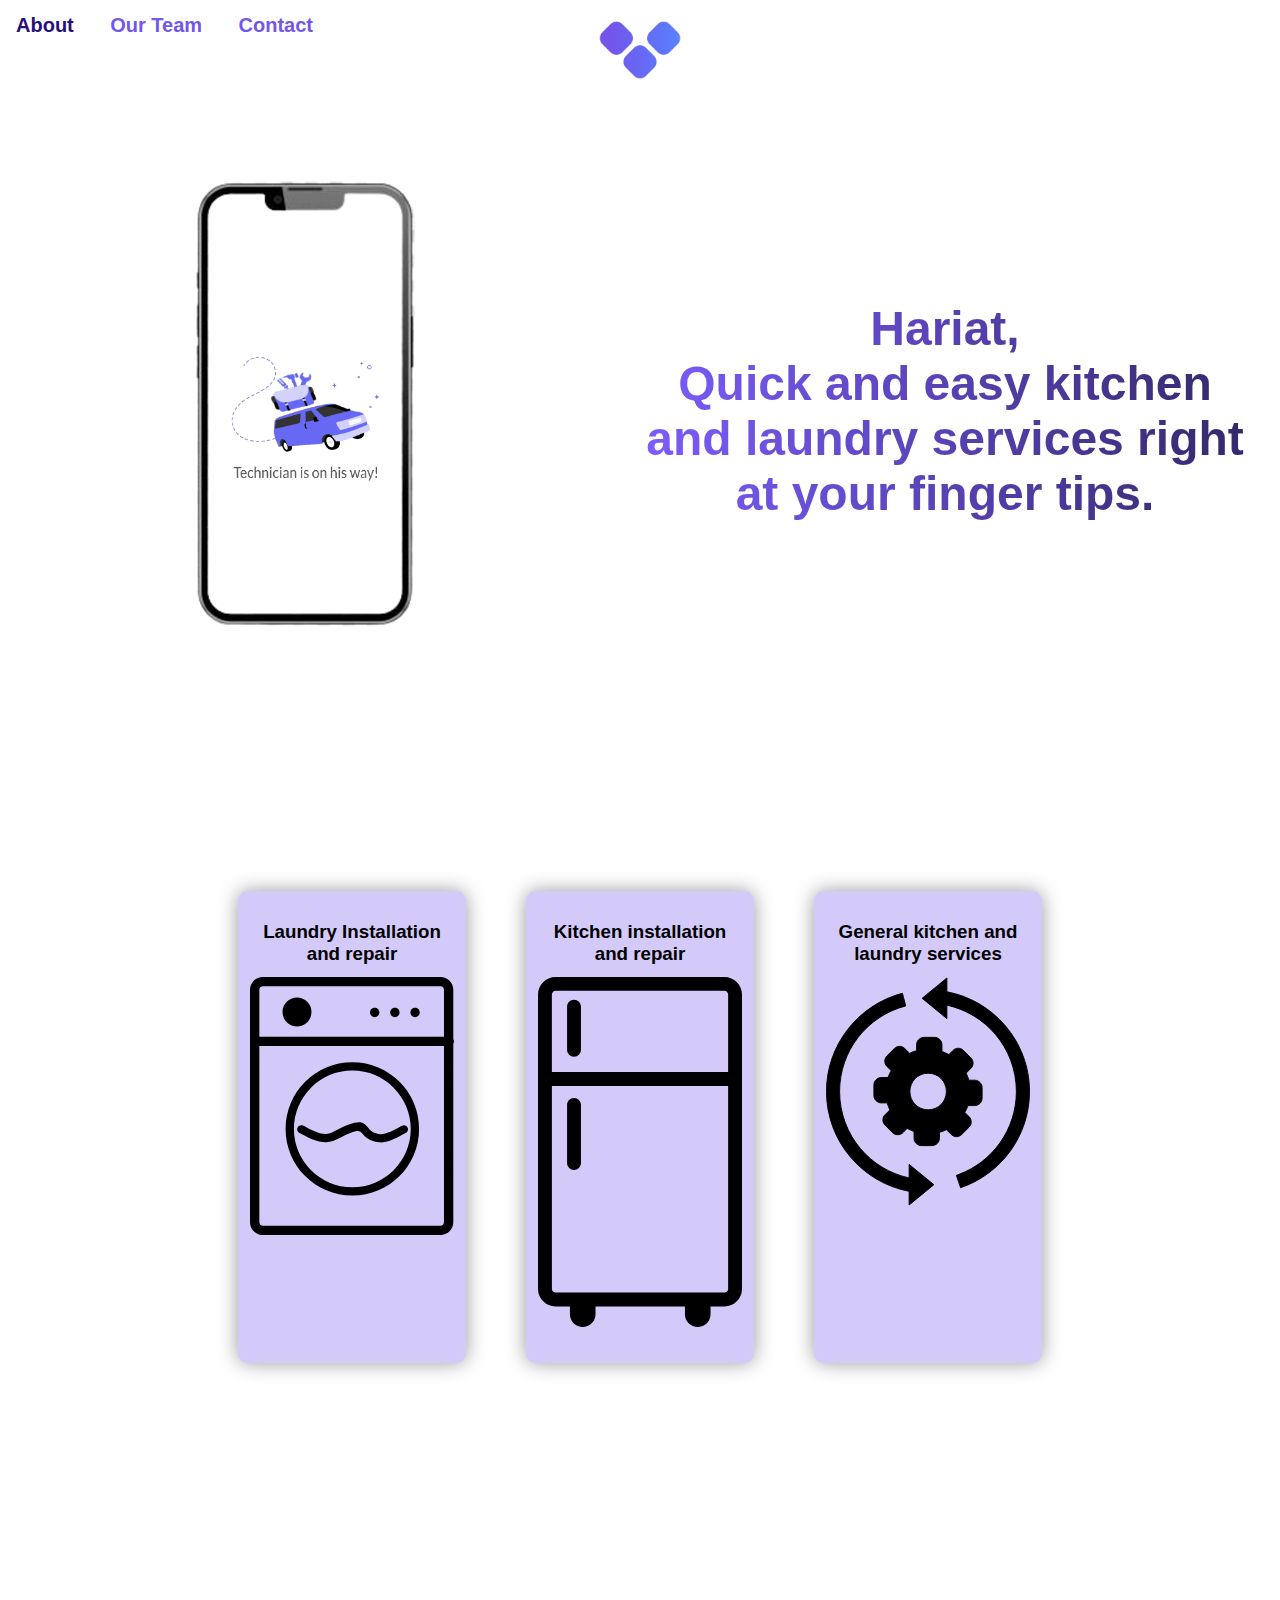
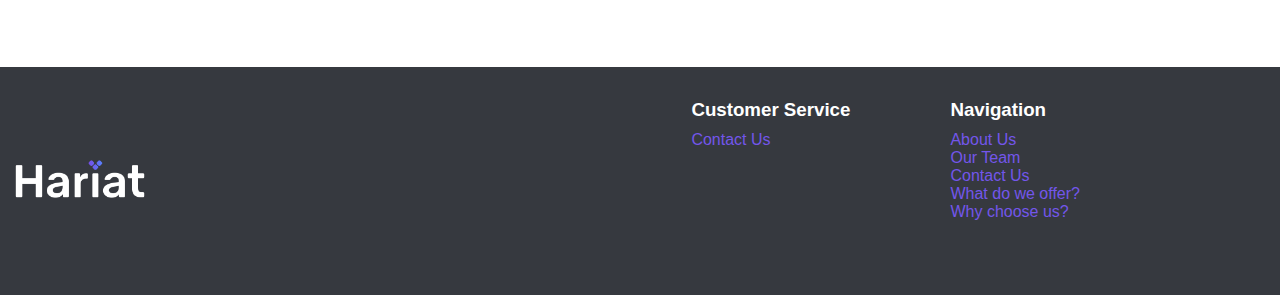
<file: index.html>
<!DOCTYPE html>
<html lang="en">
<head>
  <meta name=”robots” content=”noindex” />
  <meta charset="utf-8">
  <meta name="viewport" content="width=device-width, initial-scale=1.0">
  <link rel="icon" type="image/x-icon" href="./images/Submark Gradient.png">
  <link rel="stylesheet" href="./styles.css">
  <script src="./loadingicon.js"></script>
  <title>Hariat Technologies</title>
</head>
<body>
  <div class="loading">
    <img class="loading-image" src="./images/Submark Gradient.png" alt="Loading..." />
  </div>
  <div id="wrap">
    <div id="main">
        <ul class="navbar">
            <li class="navbar_logo_li">
              <a href="./index.html" class="navibar_logo">
                <img src="./images/Submark Gradient.png" alt="Logo">
              </a>
            </li>
            <li class="nabar_li">
              <a href="./about.html">About</a>
            </li>
            <li class="nabar_li">
              <a href="./ourteam.html">Our Team</a>
            </li>
            <li class="nabar_li">
              <a href="./contact.html">Contact</a>
            </li>
          </ul>
      <div class="cover">
        <div class="cover-left"></div>
        <div class="cover-right">
          <h1 class="body_text">
            Hariat,<br> Quick and easy kitchen and laundry services right at your finger tips.
          </h1>
        </div>
      </div>
      <div class="cover_1" id="what_do_we_offer">
        <div class="index_row">
          <div class="index_column">
              <h3>Laundry Installation and repair</h3>
              <figure class="services-wrapper">
                  <img src="./images/washing-machine-icon.svg" alt="Service 1 Image">
              </figure>
          </div>
          <div class="index_column">
              <h3>Kitchen installation and repair</h3>
              <figure class="services-wrapper">
                  <img src="./images/fridge-icon.svg" alt="Service 2 Image">
              </figure>
          </div>
          <div class="index_column">
              <h3>General kitchen and laundry services</h3>
              <figure class="services-wrapper">
                  <img src="./images/service.svg" alt="Service 3 Image">
              </figure>
          </div>
      </div>
      </div>
    </div>
</div>
<footer>
  <div class="links">
    <ul>
      <h3>Navigation</h3>
      <li><a href="./about.html">About Us</a></li>
      <li><a href="./ourteam.html">Our Team</a></li>
      <li><a href="./contact.html">Contact Us</a></li>
      <li><a href="./index.html#what_do_we_offer">What do we offer?</a></li>
      <li><a href="./about.html#why_choose_us">Why choose us?</a></li>
    </ul>
  </div>


  <div class="customer-service">
    <ul>
      <h3>Customer Service</h3>
      <li><a href="./contact.html">Contact Us</a></li>
    </ul>

  </div>
  <div class="footer_logo_div">
    <a class="footer_logo" href="./index.html">
      <img src="./images/Main Logo White.png">
    </a>
  </div>
</footer>
</body>
</html>
</file>
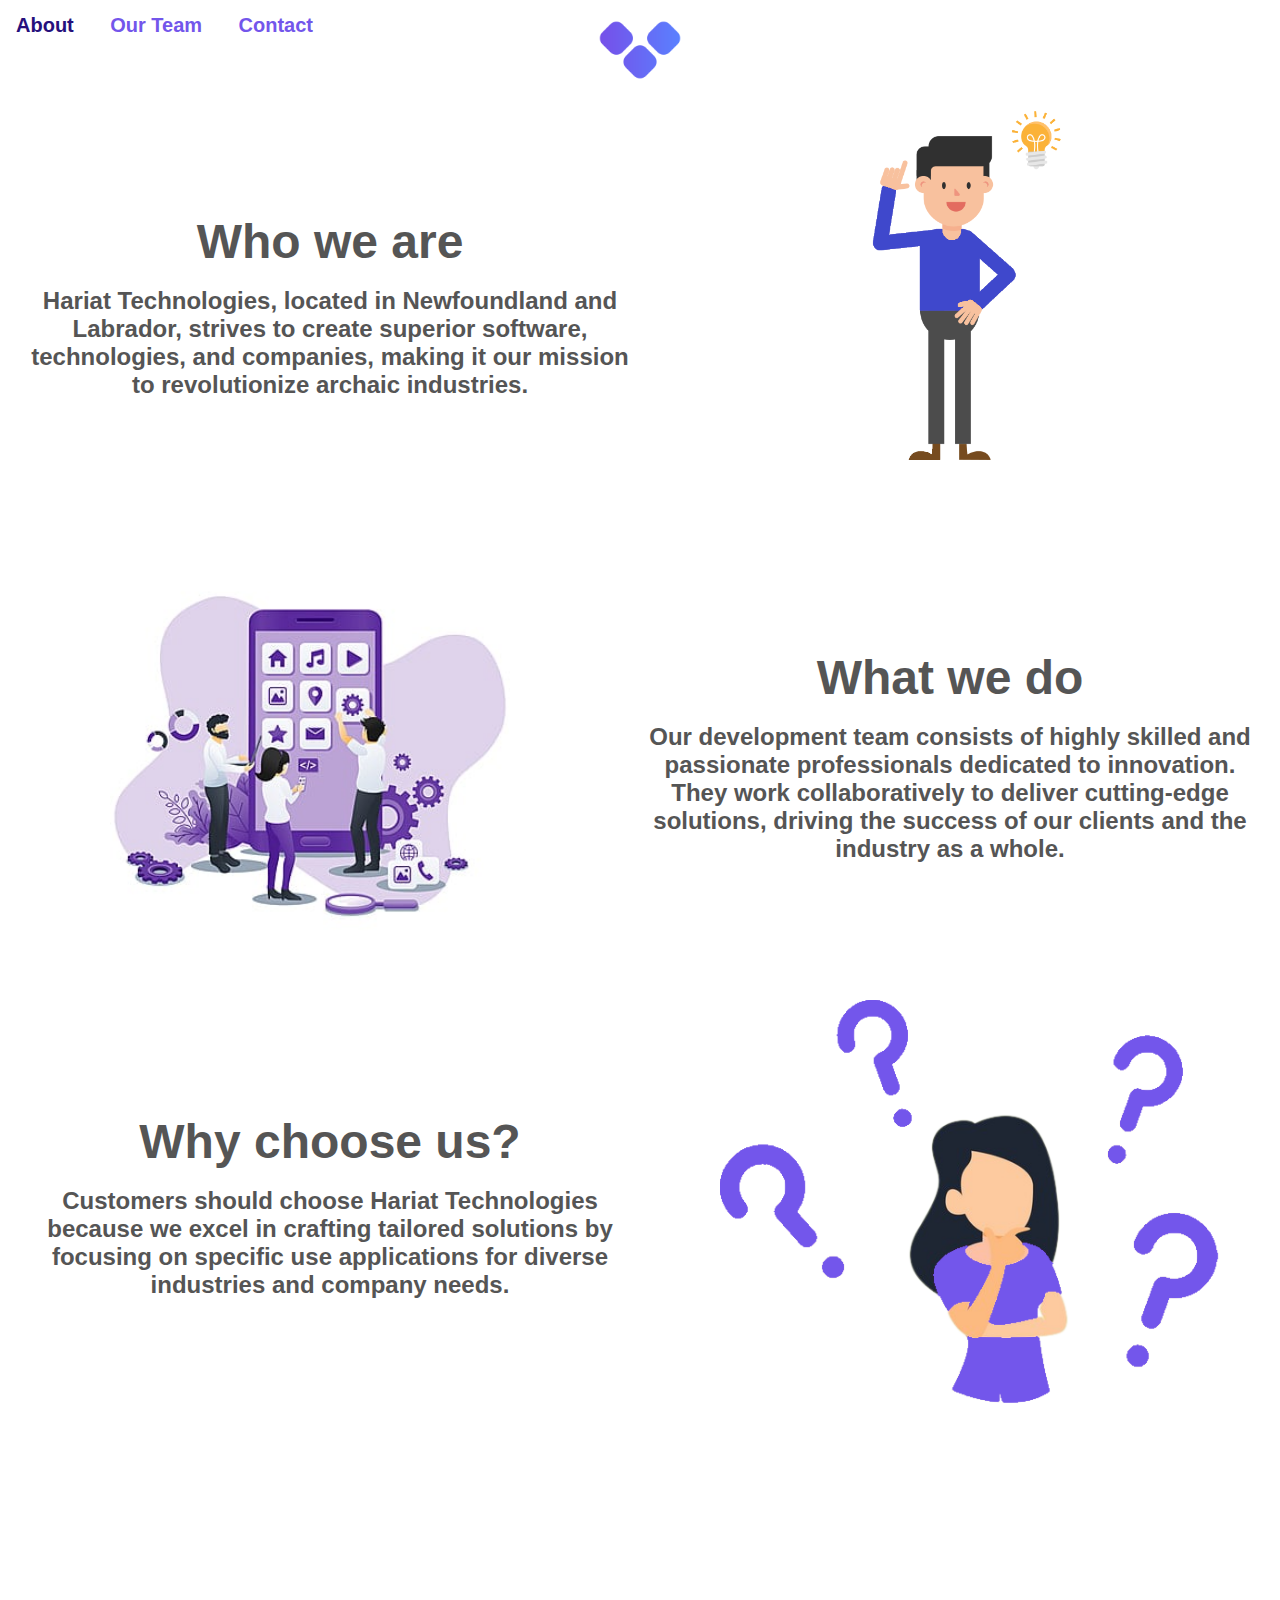
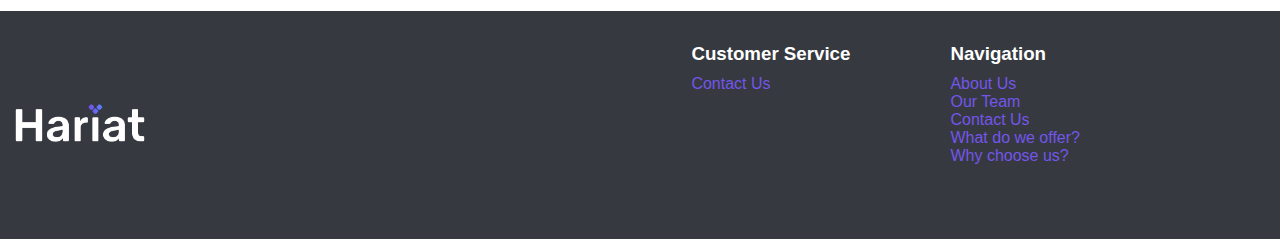
<file: about.html>
<!DOCTYPE html>
<html lang="en">
<head>
  <meta charset="utf-8">
  <meta name="viewport" content="width=device-width, initial-scale=1.0">
  <link rel="icon" type="image/x-icon" href="./images/Submark Gradient.png">
  <link rel="stylesheet" href="./styles.css">
  <script src="./loadingicon.js"></script>
  <title>Hariat Technologies</title>
</head>
<body>
  <div class="loading">
    <img class="loading-image" src="./images/Submark Gradient.png" alt="Loading..." />
  </div>
  <div id="wrap">
    <div id="main">
      <ul class="navbar">
        <li class="navbar_logo_li">
          <a href="./index.html" class="navibar_logo">
            <img src="./images/Submark Gradient.png" alt="Logo">
          </a>
        </li>
        <li class="nabar_li">
          <a href="./about.html">About</a>
        </li>
        <li class="nabar_li">
          <a href="./ourteam.html">Our Team</a>
        </li>
        <li class="nabar_li">
          <a href="./contact.html">Contact</a>
        </li>
      </ul>
      <div class="about_cover_1">
        <div class="about_cover-left_1">
          <h1 class="body_text_1">Who we are</h1>
          <br>
          <h3 class="body_text_2">
            Hariat Technologies, located in Newfoundland and Labrador, strives to create superior software, 
            technologies, and companies, making it our mission to revolutionize archaic industries.
          </h3>
        </div>
        <div class="about_cover-right_1"></div>
      </div>

      <div class="about_cover_2">
        <div class="about_cover-left_2">
        </div>
        <div class="about_cover-right_2">
          <h1 class="body_text_1">What we do</h1>
          <br>
          <h3 class="body_text_2">
            Our development team consists of highly skilled and passionate professionals dedicated to innovation. 
            They work collaboratively to deliver cutting-edge solutions, driving the success of our clients and the industry as a whole.
          </h3>
        </div>
      </div>

      <div class="about_cover_3">
        <div class="about_cover-left_3">
          <h1 class="body_text_1">Why choose us?</h1>
          <br>
          <h3 class="body_text_2" id="why_choose_us">
            Customers should choose Hariat Technologies because we excel in crafting tailored solutions by focusing on specific use 
            applications for diverse industries and company needs.
          </h3>
        </div>
        <div class="about_cover-right_3">
        </div>
      </div>

    </div>
  </div>
  <footer>
    <div class="links">
      <ul>
        <h3>Navigation</h3>
        <li><a href="./about.html">About Us</a></li>
        <li><a href="./ourteam.html">Our Team</a></li>
        <li><a href="./contact.html">Contact Us</a></li>
        <li><a href="./index.html#what_do_we_offer">What do we offer?</a></li>
        <li><a href="./about.html#why_choose_us">Why choose us?</a></li>
      </ul>
    </div>
    <div class="customer-service">
      <ul>
        <h3>Customer Service</h3>
        <li><a href="./contact.html">Contact Us</a></li>
      </ul>
  
    </div>
    <div class="footer_logo_div">
      <a class="footer_logo" href="./index.html">
        <img src="./images/Main Logo White.png">
      </a>
    </div>
  </footer>
</body>
</html>
</file>
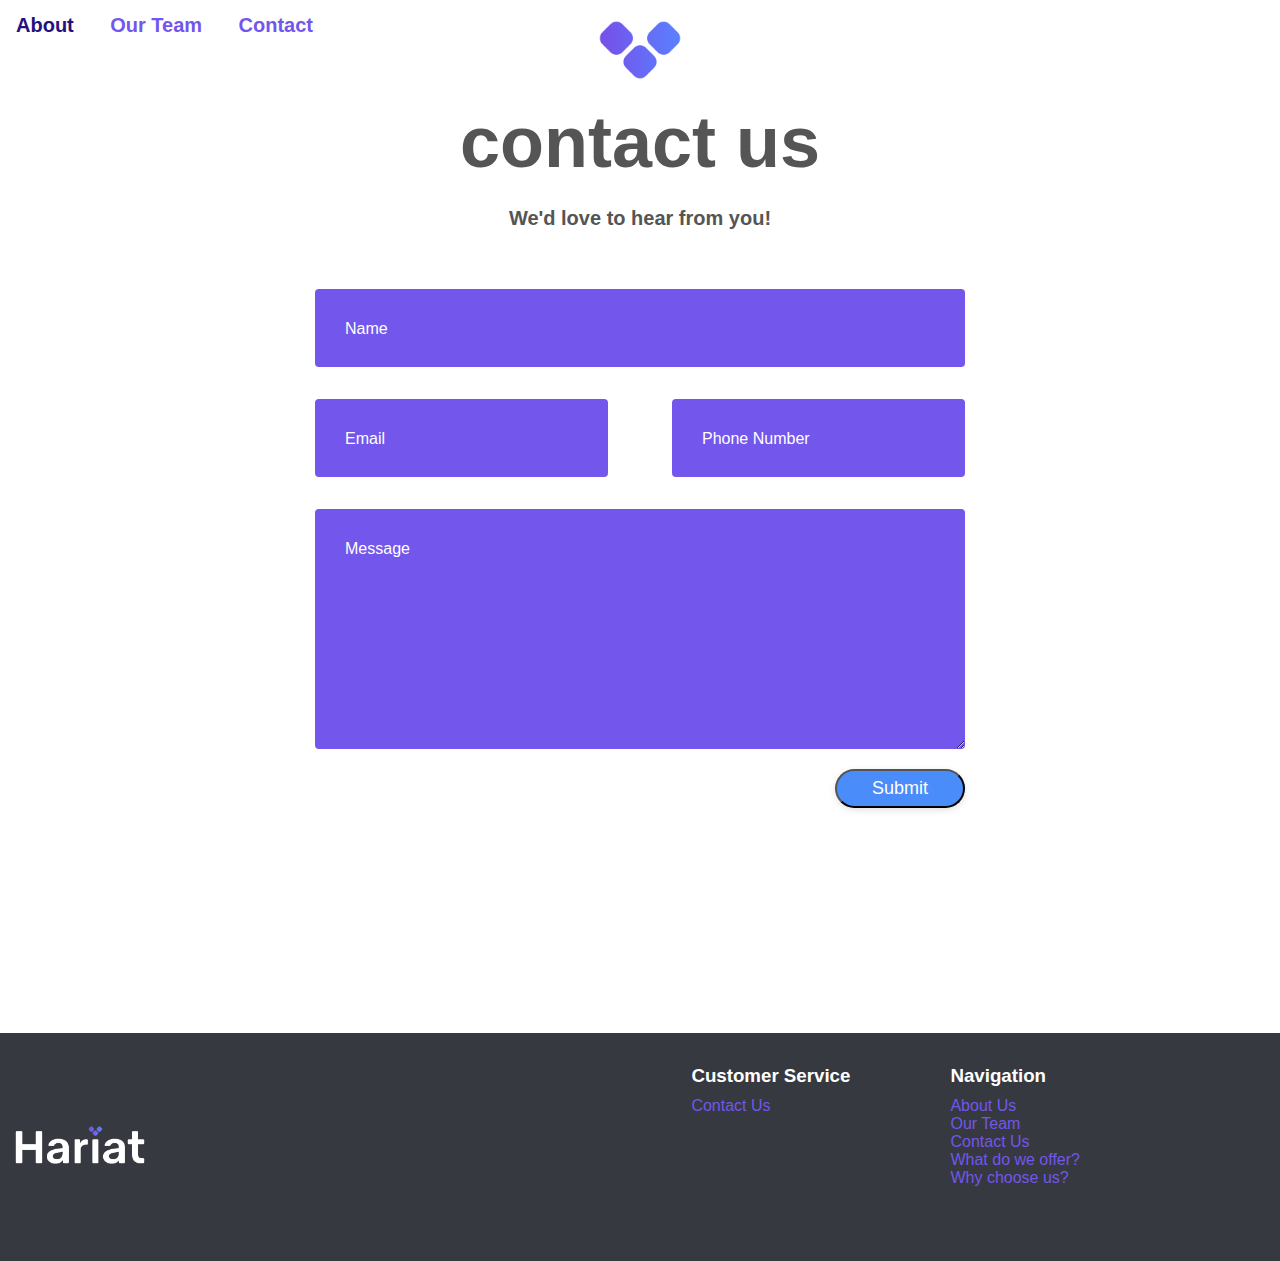
<file: contact.html>
<!DOCTYPE html>
<html lang="en">

<head>
    <meta charset="utf-8">
    <meta name="viewport" content="width=device-width, initial-scale=1.0">
    <link rel="icon" type="image/x-icon" href="./images/Submark Gradient.png">
    <link rel="stylesheet" href="./styles.css">
    <script src="./eventlistener.js"></script>
    <script src="./loadingicon.js"></script>
    <title>Hariat Technologies</title>
</head>
<div id="wrap">
<div id="main">
<body>
    <div class="loading">
        <img class="loading-image" src="./images/Submark Gradient.png" alt="Loading..." />
      </div>
    <ul class="navbar">
        <li class="navbar_logo_li">
          <a href="./index.html" class="navibar_logo">
            <img src="./images/Submark Gradient.png" alt="Logo">
          </a>
        </li>
        <li class="nabar_li">
          <a href="./about.html">About</a>
        </li>
        <li class="nabar_li">
          <a href="./ourteam.html">Our Team</a>
        </li>
        <li class="nabar_li">
          <a href="./contact.html">Contact</a>
        </li>
      </ul>

      <div class="contactus_div">
      <div class="container">
        <div class="row">
                <h1>contact us</h1>
        </div>
        <div class="row">
                <h4 style="text-align:center">We'd love to hear from you!</h4>
        </div>
        <form method="post" id="my-form" action="https://script.google.com/macros/s/AKfycbzCMsGJKpsDO52Zdwb4C7Gx8W_e7UZZeAHvZnknxjty3uR1vXQGAfAz9-Gd7EsaFvMxpw/exec">
        <div class="row input-container">
                <div class="col-xs-12">
                    <div class="styled-input wide">
                        <input name="Name" type="text" required />
                        <label>Name</label> 
                    </div>
                </div>
                <div class="col-md-6 col-sm-12">
                    <div class="styled-input">
                        <input name="Email" type="text" required />
                        <label>Email</label> 
                    </div>
                </div>
                <div class="col-md-6 col-sm-12">
                    <div class="styled-input" style="float:right;">
                        <input name="Phone" type="text" required/>
                        <label>Phone Number</label> 
                    </div>
                </div>
                <div class="col-xs-12">
                    <div class="styled-input wide">
                        <textarea name="Message" required></textarea>
                        <label>Message</label>
                    </div>
                </div>
                <div class="col-xs-12">
                    <button id="popup" type="submit" class="btn-lrg submit-btn" onclick="popup()">Submit</button>
                    <h3 id="contact_loading_message">Message has been sent. A member of our team will be in touch!</h3>
                </div>
        </div>
        </form>
    </div>
</div>
    
</body>
</div>
</div>
<footer>
  <div class="links">
    <ul>
      <h3>Navigation</h3>
      <li><a href="./about.html">About Us</a></li>
      <li><a href="./ourteam.html">Our Team</a></li>
      <li><a href="./contact.html">Contact Us</a></li>
      <li><a href="./index.html#what_do_we_offer">What do we offer?</a></li>
      <li><a href="./about.html#why_choose_us">Why choose us?</a></li>
    </ul>
  </div>
  <div class="customer-service">
    <ul>
      <h3>Customer Service</h3>
      <li><a href="./contact.html">Contact Us</a></li>
    </ul>

  </div>
  <div class="footer_logo_div">
    <a class="footer_logo" href="./index.html">
      <img src="./images/Main Logo White.png">
    </a>
  </div>
</footer>
</html>
</file>
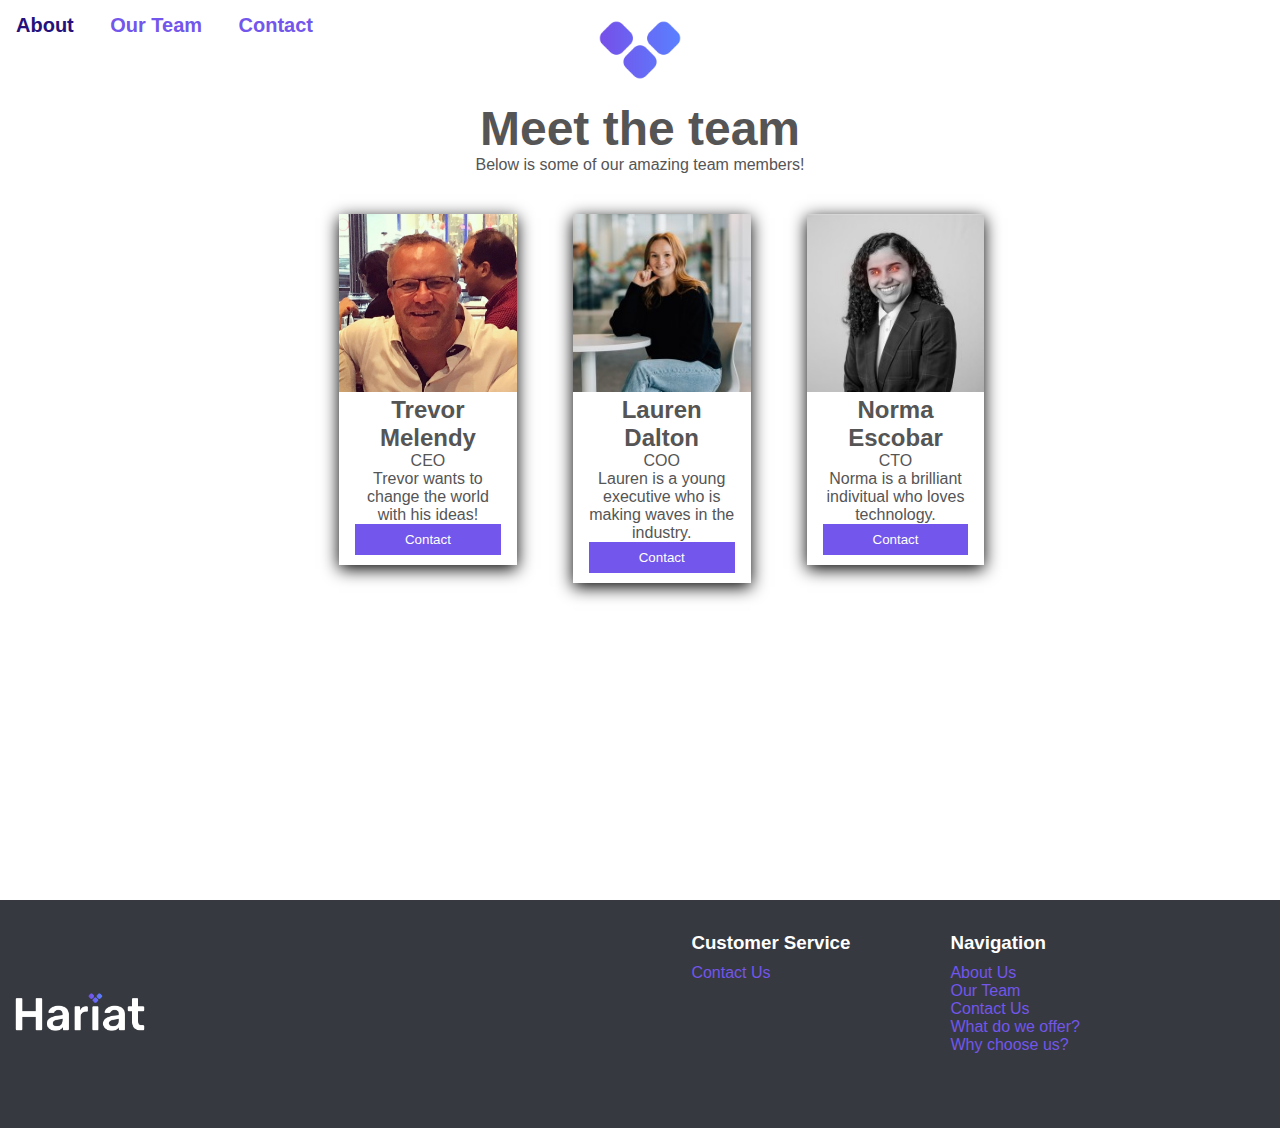
<file: ourteam.html>
<!DOCTYPE html>
<html lang="en">

<head>
    <meta charset="utf-8">
    <meta name="viewport" content="width=device-width, initial-scale=1.0">
    <link rel="icon" type="image/x-icon" href="./images/Submark Gradient.png">
    <link rel="stylesheet" href="./styles.css">
    <script src="./loadingicon.js"></script>
    <title>Hariat Technologies</title>
</head>
<div id="wrap">
<div id="main">
<body>
  <div class="loading">
    <img class="loading-image" src="./images/Submark Gradient.png" alt="Loading..." />
  </div>
  <ul class="navbar">
    <li class="navbar_logo_li">
      <a href="./index.html" class="navibar_logo">
        <img src="./images/Submark Gradient.png" alt="Logo">
      </a>
    </li>
    <li class="nabar_li">
      <a href="./about.html">About</a>
    </li>
    <li class="nabar_li">
      <a href="./ourteam.html">Our Team</a>
    </li>
    <li class="nabar_li">
      <a href="./contact.html">Contact</a>
    </li>
  </ul>

    <h1 class="title_ourteam">Meet the team</h1>
    <p class="p_ourteam">Below is some of our amazing team members!</p>
    <div class="card_wrapper">
    <div class="row">
        <div class="column">
          <div class="card">
            <img src="./images/Trevor.jpg" alt="Trevor" style="width:100%">
            <div class="container">
              <h2>Trevor Melendy</h2>
              <p class="title">CEO</p>
              <p>Trevor wants to change the world with his ideas!</p>
              <a href="https://www.linkedin.com/in/trevormelendy/"><button class="button">Contact</button></a>
            </div>
          </div>
        </div>
      
        <div class="column">
          <div class="card">
            <img src="./images/Lauren.jpg" alt="Lauren" style="width:100%">
            <div class="container">
              <h2>Lauren Dalton</h2>
              <p class="title">COO</p>
              <p>Lauren is a young executive who is making waves in the industry.</p>
              <a href="https://www.linkedin.com/in/lauren-dalton902/"><button class="button">Contact</button></a>
            </div>
          </div>
        </div>
      
        <div class="column">
          <div class="card">
            <img src="./images/Norma.jpg" alt="Norma" style="width:100%">
            <div class="container">
              <h2>Norma Escobar</h2>
              <p class="title">CTO</p>
              <p>Norma is a brilliant indivitual who loves technology.</p>
              <a href="https://www.linkedin.com/in/normaescobarca/"><button class="button">Contact</button></a>
            </div>
          </div>
        </div>
      </div>
      </div>
</body>
</div>
</div>
<footer>
  <div class="links">
    <ul>
      <h3>Navigation</h3>
      <li><a href="./about.html">About Us</a></li>
      <li><a href="./ourteam.html">Our Team</a></li>
      <li><a href="./contact.html">Contact Us</a></li>
      <li><a href="./index.html#what_do_we_offer">What do we offer?</a></li>
      <li><a href="./about.html#why_choose_us">Why choose us?</a></li>
    </ul>
  </div>
  <div class="customer-service">
    <ul>
      <h3>Customer Service</h3>
      <li><a href="./contact.html">Contact Us</a></li>
    </ul>

  </div>
  <div class="footer_logo_div">
    <a class="footer_logo" href="./index.html">
      <img src="./images/Main Logo White.png">
    </a>
  </div>
</footer>
</html>
</file>
<file: styles.css>
* {
    margin: 0;
    padding: 0;
    box-sizing: border-box;   
}

html,
body {
  height: 100%;
  scroll-behavior: smooth;
}

body {
    font-family: 'Lato', sans-serif;
}

.navibar_logo img {
  height: 100px;
}

.navbar_logo_li {
  position: absolute;
  left: 50%;
  transform: translateX(-50%);
  top: 0;
  z-index: 1000;
}


.navbar {
  list-style-type: none;
  margin: 0;
  padding: 0;
  overflow: hidden;
}

.nabar_li {
  display: inline-block;
}

.nabar_li a {
  display: block;
  color: rgb(255, 255, 255);
  text-align: center;
  padding: 14px 16px;
  text-decoration: none;
  font-weight: bold;
  font-size: 20px;
}

.nabar_li a:hover {
  color: #26107c;
}

.cover {
    display: flex;
    height: 80vh;
    margin-bottom: 40px;
}

.cover-left,
.cover-right {
    flex: 1;
    display: flex;
    justify-content: center;
    align-items: center;
    flex-direction: column;
}

.cover-left {
    background-image: url("./images/hariat_phone.png");
    background-size: contain;
    background-position: center;
    background-repeat: no-repeat;
    overflow: hidden;
}

.body_text_1{
    font-size: 48px;
    color: #7356EB;
    font-weight: bold;
}

.cover-right {
    padding: 30px;
    text-align: center;
}

.cover_1 {
  padding: 2rem;
  width: 80%;
  margin: auto;
  text-align: center;
}

.cover_1 h3 {
  text-align: center;
  font-weight: 16px;
  margin: 10px 0;
}


.index_row {
  margin: 5%;
  display: flex;
  justify-content: space-between;
}

.index_column {

  flex-basis: 31%;
  background-color: #d4cafa;
  border-radius: 10px;
  margin-bottom: 5%;
  padding: 20px 12px;
  margin-left: 30px;
  margin-right: 30px;
  box-sizing: border-box;
  transition: transform 1.5s;
  box-shadow: 0 0 20px 0 rgba(0, 0, 0, 0.4);
}

.index_column img {
  width: 100%;
  height: auto;
}

.index_column:hover {
  transform: scale(1.15);
}

.services-wrapper {
  max-width: fit-content;
  max-height: 525px;
  overflow: hidden;
  margin: 0.75rem auto;
}

.services-wrapper img {
  width: 100%;
}

a:link, a:visited, a:hover, a:active
 {
    text-decoration: none;
    color: #7356EB;
}

footer {
  background-color: #36393F;
  padding: 2rem 0;
  color: #ffffff;
  position: relative;
  clear: both;
}

.footer-container {
  display: flex;
  flex-wrap: wrap;
  justify-content: space-between;
  max-width: 1200px;
  margin: 0 auto;
  padding: 0 1rem;
}

.footer_logo img {
  height: auto;
  max-width: 160px;
  width: 100%;
  margin: 0 auto;
}


.links {
  margin-right: 200px;
  float: right;
}

ul h3 {
  padding-bottom: 10px;
}

.links li {
  list-style-type: none;
}

.customer-service {
  margin-right: 100px;
  float: right;
}

.customer-service li {
  list-style-type: none;
}


.navibar a {
    float: left;
    color: #7356EB;
    text-align: center;
    padding: 14px 16px;
    text-decoration: none;
    font-size: 17px;
  }
  
  .topnav-right {
    float: right;
  }

  .row {
    padding-bottom: 20px;
  }

  .column {
    float: left;
    width: 20%;
    margin-bottom: 50px;
    padding: 0 8px;
    margin: 20px;
  }

  .card_wrapper {
    margin-left: 24.3%;
  }
  
  .card {
    box-shadow: 0 4px 16px 0 rgba(0, 0, 0, 1);
    color: #555555;
    transition: transform 1.5s; /* Animation */
    padding-bottom: 10px;
  }
  
  .card:hover {
    transform: scale(1.15); /* 1.15 is the biggest you can go without overlapping with other cards */
  }

  .container {
    padding: 0 16px;
  }
  
  .container::after, .row::after {
    content: "";
    clear: both;
    display: table;
  }

  
  
  .our_story {
    color: #7356EB;
    font-size: 48px;
    font-weight: bold;
    text-align: center;
    margin-top: 25px;
  }

  .title_ourteam {
    color: #555555;
    font-size: 48px;
    font-weight: bold;
    text-align: center;
    margin-top: 50px;
  }

  .p_ourteam {
    color: #555555;
    text-align: center;
    margin-bottom: 20px;
  }

  #contact_loading_message {
    text-align: left;
    font-size: 17px;
    color: #36393F;
    display: none;
  }
  
  .button {
    border: none;
    outline: none;
    display: inline-block;
    padding: 8px;
    color: white;
    background-color: #7356EB;
    text-align: center;
    cursor: pointer;
    width: 100%;
  }
  
  .button:hover {
    background-color: #555;
  }

    .row h2, p {
        text-align: center;
    }

    #wrap {
        min-height: 100%;
      }
      
      #main {
        overflow: auto;
        padding-bottom: 180px;
        /* must be same height as the footer */
      }

  
  .contactus_div h1 {
      margin-top: 50px;
      font-weight: 600;
      font-size: 72px;
      color: #555555;
      text-align: center;
  }
  
  .contactus_div h4 {
      font-weight: bold;
      font-size: 20px;
      color: #555555;
      line-height: 1.5;
  }
  
  /* ///// inputs /////*/
  
  input:focus ~ label, textarea:focus ~ label, input:valid ~ label, textarea:valid ~ label {
      font-size: 12px;
      color: #ffffff;
      top: -5px;
      -webkit-transition: all 0.225s ease;
      transition: all 0.225s ease;
  }
  
  .styled-input {
      float: left;
      width: 293px;
      margin: 16px 0;
      position: relative;
      border-radius: 4px;
  }
  
  .styled-input label {
      color: #ffffff;
      padding: 20.8px 30px 16px 30px;
      position: absolute;
      top: 10px;
      left: 0;
      -webkit-transition: all 0.25s ease;
      transition: all 0.25s ease;
      pointer-events: none;
  }
  
  .styled-input.wide { 
      width: 650px;
      max-width: 100%;
  }
  
  input,
  textarea {
      padding: 30px;
      border: 0;
      width: 100%;
      font-size: 16px;
      background-color: #7356EB;
      color: white;
      border-radius: 4px;
  }
  
  input:focus,
  textarea:focus { outline: 0; }
  
  input:focus ~ span,
  textarea:focus ~ span {
      width: 100%;
      -webkit-transition: all 0.075s ease;
      transition: all 0.075s ease;
  }
  
  textarea {
      width: 100%;
      min-height: 240px;
  }
  
  .input-container {
      width: 650px;
      max-width: 100%;
      margin: 20px auto 25px auto;
  }
  
  .submit-btn {
      float: right;
      padding: 7px 35px;
      border-radius: 60px;
      background-color: #4b8cfb;
      color: white;
      font-size: 18px;
      cursor: pointer;
      box-shadow: 0 2px 5px 0 rgba(0,0,0,0.06),
                0 2px 10px 0 rgba(0,0,0,0.07);
      -webkit-transition: all 300ms ease;
      transition: all 300ms ease;
  }
  
  .submit-btn:hover {
      transform: translateY(1px);
      box-shadow: 0 1px 1px 0 rgba(0,0,0,0.10),
                0 1px 1px 0 rgba(0,0,0,0.09);
  }
  
  input[type=checkbox] + label {
    color: #ffffff;
    font-style: italic;
  } 

.about_cover_1 {
  margin-top: 30px;
    display: flex;
    height: 50vh;
}

.about_cover-left_1,
.about_cover-right_1 {
    flex: 1;
    display: flex;
    justify-content: center;
    align-items: center;
    flex-direction: column;
}

.about_cover-right_1 {
    background-image: url("./images/man_with_an_idea.png");
    background-size: 600px;
    background-position: center;
    background-repeat: no-repeat;
    overflow: hidden;
}

.about_cover-left_1 {
  padding: 20px;
  text-align: center;
}

.about_cover_2 {
  display: flex;
  height: 50vh;
}

.about_cover-left_2,
.about_cover-right_2 {
  flex: 1;
  display: flex;
  justify-content: center;
  align-items: center;
  flex-direction: column;
}

.about_cover-right_2 {
  padding: 20px;
  text-align: center;
}

.about_cover-left_2 {
  background-image: url("./images/what_we_do.jpg");
  background-size: 400px;
  background-position: center;
  background-repeat: no-repeat;
  overflow: hidden;
}

.about_cover_3 {
  display: flex;
  height: 50vh;
}

.about_cover-left_3,
.about_cover-right_3 {
  flex: 1;
  display: flex;
  justify-content: center;
  align-items: center;
  flex-direction: column;
}

.about_cover-right_3 {
  background-image: url("./images/confusedGirl.png");
  background-size: 500px;
  background-position: center;
  background-repeat: no-repeat;
  overflow: hidden;
}

.about_cover-left_3 {
  padding: 20px;
  text-align: center;
}

.body_text {
  font-size: 48px;
  background: #7D5DFF;
  background: linear-gradient(to right, #7D5DFF 0%, #342769 100%);
  -webkit-background-clip: text;
  background-clip: text;
  -webkit-text-fill-color: transparent;

}

.body_text_1{
    font-size: 48px;
    color: #555555;
    font-weight: bold;
}

.body_text_2 {
  font-size: 24px;
  color: #555555;
}

.loading {
  position: fixed;
  display: block;
  width: 100%;
  height: 100%;
  top: 0;
  left: 0;
  text-align: center;
  opacity: 0.7;
  background-color: #fff;
  z-index: 99;
}

.loading-image {
  height: 200px;
  animation: beat .50s infinite alternate;
	transform-origin: center;
  position: absolute;
  top: 40%;
  left: 44.7%;
  z-index: 100;
}

@keyframes beat{
	to { transform: scale(1.4); }
}

/* Media queries for mobile devices */

@media only screen and (max-width:1200px){
  .loading-image {
    position:fixed;
    animation: beat .75s infinite alternate;
    transform-origin: center;
    position: absolute;
    left: 38%;
    top: 35%;
    z-index: 1000;
    height: 200px;
    width: 200px;
  }

  .loading {
    position: fixed;
    display: block;
    width: 100%;
    height: 100%;
    text-align: center;
    opacity: 0.7;
    background-color: #fff;
  }
}

@media only screen and (max-width: 767px) {
  .navibar_logo img {
    height: 70px;
  }

  .navbar_logo_li {
    left: 50%;
    top: 0;
  }

  .index_row,
  .about_cover_1,
  .about_cover_2,
  .about_cover_3 {
    flex-direction: column;
  }

  .index_column,
  .column {
    flex-basis: 100%;
    width: 100%;
    margin-bottom: 30px;
  }

  .index_column {
    padding: 0 0 2em 0;
    margin: 0 0 2em 0;
  }

  .card_wrapper {
    padding: 0;
    margin: 0 10% 0 0;
  }

  .body_text {
    padding-top: 25px;
  }

  .body_text_1 {
    font-size: 32px;
  }

  .body_text_2 {
    font-size: 18px;
  }

  .about_cover-left_1,
  .about_cover-left_2,
  .about_cover-left_3,
  .about_cover-right_1,
  .about_cover-right_2,
  .about_cover-right_3 {
    flex: 1;
    padding: 20px;
    background-size: auto 200px;
  }

  .footer-container {
    flex-direction: column;
    text-align: center;
  }

  .links,
  .customer-service {
    margin-right: 2em;
  }

  .loading-image {
    position:fixed;
    animation: beat .75s infinite alternate;
    transform-origin: center;
    position: absolute;
    left: 39%;
    top: 35%;
    z-index: 1000;
    height: 100px;
    width: 100px;
  }

  .loading {
    position: fixed;
    display: block;
    width: 100%;
    height: 100%;
    text-align: center;
    opacity: 0.7;
    background-color: #fff;
  }

  .card:hover,
  .index_column:hover {
    transform: scale(1.05);
  }

  .index_row {
    flex-wrap: wrap;
  }

  .navbar {
    display: flex;
    flex-direction: column;
    align-items: flex-start;
  }

  .nabar_li {
    display: block;
    margin: 0.5em 0;
  }

  .navbar_logo_li {
    position: static;
    transform: none;
    margin-bottom: 0.5em;
  }

  .styled-input {
    width: 100%;
  }

  .submit-btn {
    width: 100%;
    float: none;
    text-align: center;
  }

  .cover {
    height: 80vh;
    flex-direction: column;
    padding-bottom: 800px;
  }

  .cover-left {
    padding-top: 250px;
    padding-bottom: 300px;
    height: 50%;
    background-size: 300px;
  }

  .cover-right {
    height: 50%;
    padding: 10px;
  }

  .about_cover_1,
  .about_cover_2,
  .about_cover_3 {
    height: 80vh;
    padding-bottom: 20px;
  }

  .about_cover_3,
  .about_cover_1 {
    flex-direction: column-reverse;
  }

  .about_cover-right_1 {
    background-size: 300px;
  }

  .about_cover-left_2 {
    background-size: 300px;
  }

  .body_text_1 {
    padding-top: 5px;
    font-size: 28px;
  }

}
</file>
